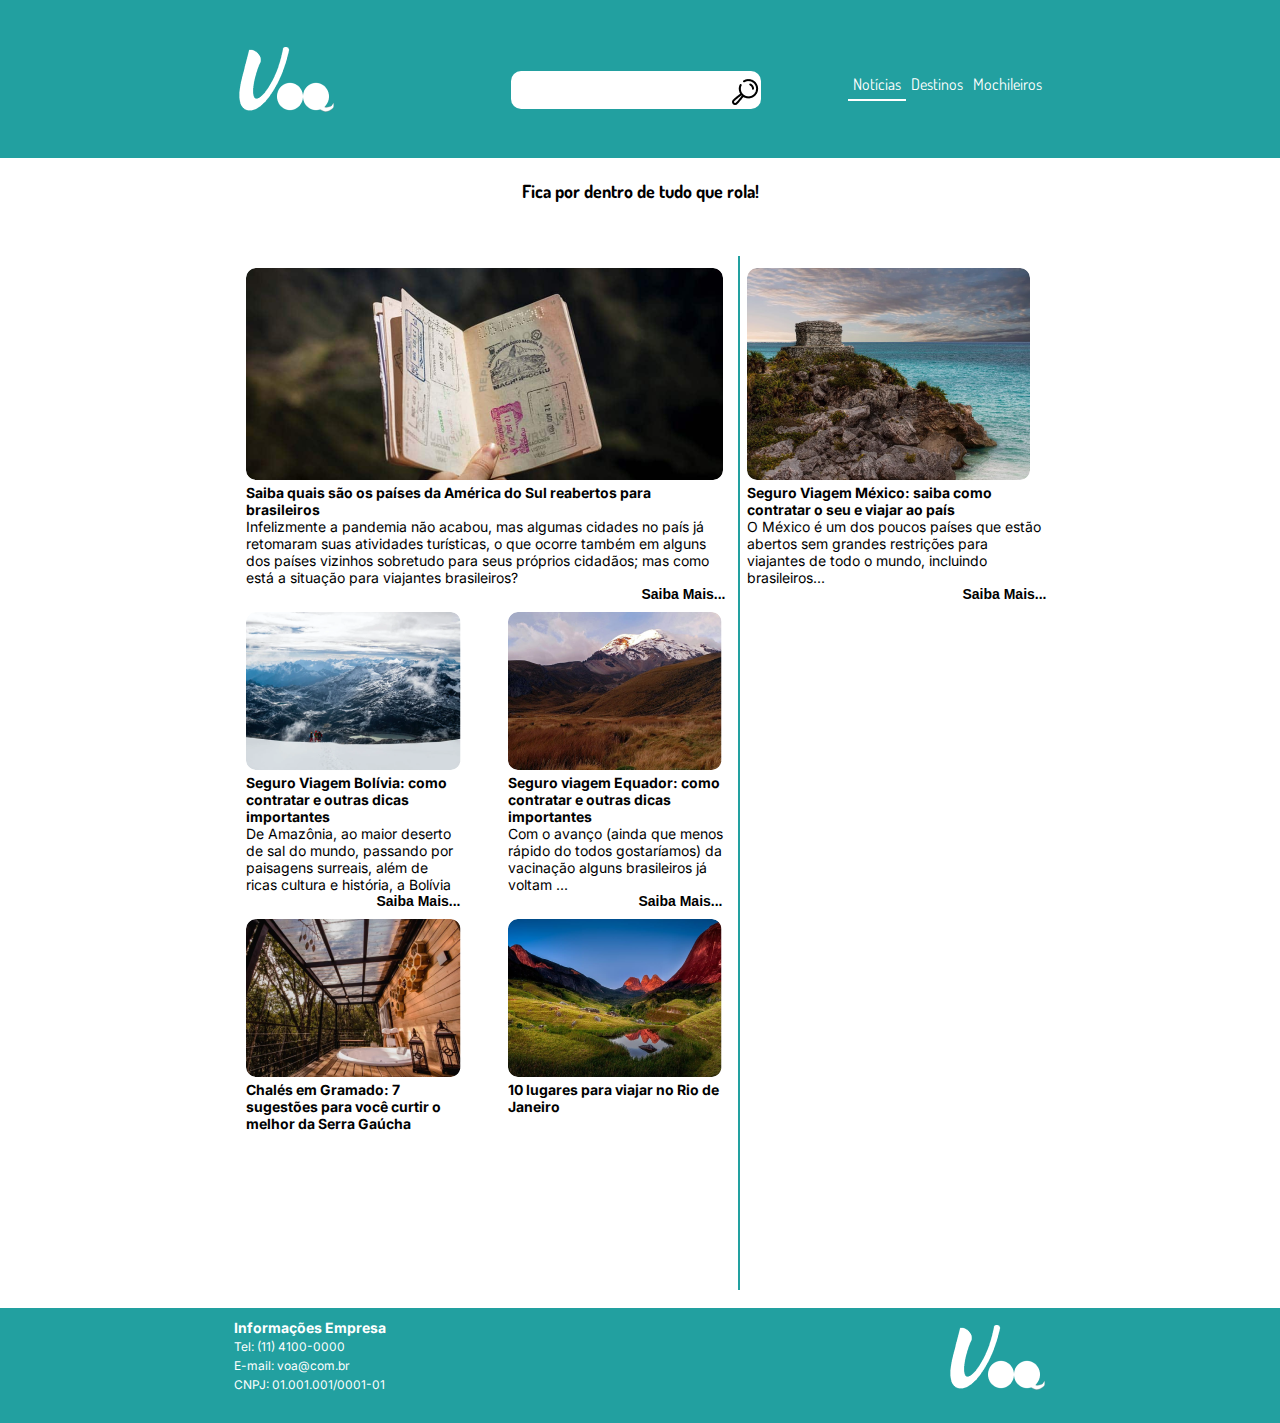
<file: desafio/index.html>
<!DOCTYPE html>
<html lang="pt-BR">
<head>
    <meta charset="UTF-8">
    <meta http-equiv="X-UA-Compatible" content="IE=edge">
    <meta name="viewport" content="width=device-width, initial-scale=1.0">
    <link rel="stylesheet" href="estilo.css">
    <title>Land Page</title>
</head>
<body>
    <header>
        
        <div id="cabecalho">
            <div id="logo"></div>
            <div id="pesquisa">
                <input type="text">
                <img src="img/lupa.png" alt="">
            </div>

            <div id="menu">
                <ul>
                    <a href="index.html"><li class="selecionado">Notícias</li></a>
                    <a href="destinos.html"><li>Destinos</li></a>
                    <a href="mochileiros.html"><li>Mochileiros</li></a>
                </ul>
            </div>
        </div>
        
    </header>

    <div id="conteudo-principal">

        <header>
            <h1>Fica por dentro de tudo que rola!</h1>
        </header>
        
        <section id="noticia-esquerda">
            <article id="noticia-principal">
                <img src="img/img1.png" alt="">
                <h1>Saiba quais são os países da América do Sul reabertos para brasileiros</h1>
                <p>Infelizmente a pandemia não acabou, mas algumas cidades no país já retomaram suas atividades turísticas, o que ocorre também em alguns dos países vizinhos sobretudo para seus próprios cidadãos; mas como está a situação para viajantes brasileiros?</p>
                <a href="">Saiba Mais...</a>
                
            </article>
            
            <div id="noticias-secundarias">
                <article>
                    <img src="img/img2.png" alt="">
                    <h1>Seguro Viagem Bolívia: como contratar e outras dicas importantes</h1>
                    <p>De Amazônia, ao maior deserto de sal do mundo, passando por paisagens surreais, além de ricas cultura e história, a Bolívia</p>
                    <a href="">Saiba Mais...</a>
                </article>

                <article>
                    <img src="img/img3.png" alt="">
                    <h1>Seguro viagem Equador: como contratar e outras dicas importantes</h1>
                    <p>Com o avanço (ainda que menos rápido do todos gostaríamos) da vacinação alguns brasileiros já voltam ...</p>
                    <a href="">Saiba Mais...</a>
                </article>

                <article>
                    <img src="img/img4.png" alt="">
                    <h1>Chalés em Gramado: 7 sugestões para você curtir o melhor da Serra Gaúcha</h1>
                </article>

                <article>
                    <img src="img/img5.png" alt="">
                    <h1>10 lugares para viajar no Rio de Janeiro</h1>
                </article>
            </div>
        </section>
        <section id="noticia-direita">
            <article>
                <img src="img/img1-lat.png" alt="">
                <h1>Seguro Viagem México: saiba como contratar o seu e viajar ao país</h1>
                <p>O México é um dos poucos países que estão abertos sem grandes restrições para viajantes de todo o mundo, incluindo brasileiros...</p>
                <a href="">Saiba Mais...</a>
            </article>
        </section>
    </div>
    
    <footer>
        <div id="rodape">
            <div id="info-empresa">
                <h1>Informações Empresa</h1>
                <ul>
                    <li>Tel: (11) 4100-0000</li>
                    <li>E-mail: voa@com.br</li>
                    <li>CNPJ: 01.001.001/0001-01</li>
                </ul>
            </div>

            <div id="logo"></div>
        </div>
    </footer>
</body>
</html>
</file>
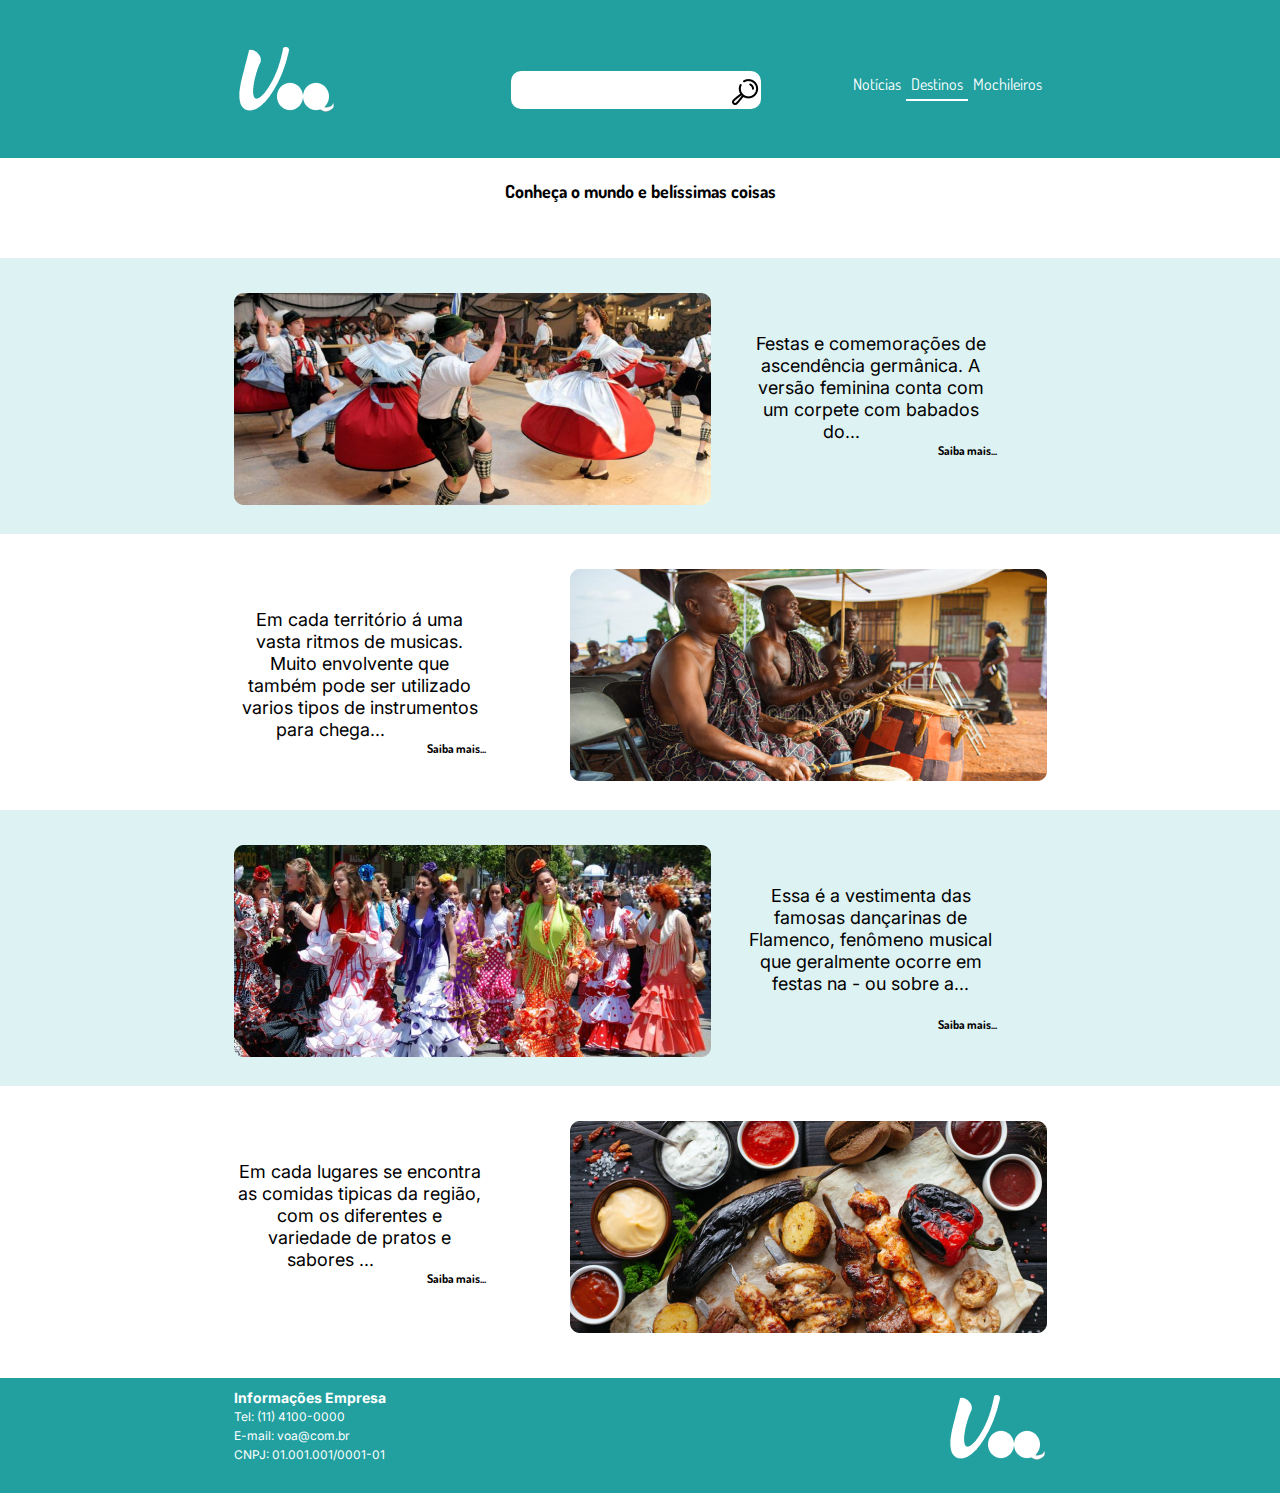
<file: desafio/destinos.html>
<!DOCTYPE html>
<html lang="pt-BR">
<head>
    <meta charset="UTF-8">
    <meta http-equiv="X-UA-Compatible" content="IE=edge">
    <meta name="viewport" content="width=device-width, initial-scale=1.0">
    <link rel="stylesheet" href="estilo.css">
    <title>Land Page</title>
</head>
<body>
    <header>
        
        <div id="cabecalho">
            <div id="logo"></div>
            <div id="pesquisa">
                <input type="text">
                <img src="img/lupa.png" alt="">
            </div>

            <div id="menu">
                <ul>
                    <a href="index.html"><li>Notícias</li></a>
                    <a href="destinos.html"><li class="selecionado">Destinos</li></a>
                    <a href="mochileiros.html"><li>Mochileiros</li></a>
                </ul>
            </div>
        </div>
        
    </header>

    <div id="conteudo-principal-2">

        <header>
            <h1>Conheça o mundo e belíssimas coisas</h1>
        </header>

        <section class="cor">
            <article>
                <img src="img/img6.png" alt="">
                <p>
                    Festas e comemorações de ascendência germânica. A versão feminina conta com um corpete com babados do...   
                    <a href="">Saiba mais...</a>
                </p>
            </article>
        </section>

        <section class="sem-cor">
            <article>
                <p>
                    Em cada território á uma vasta ritmos de musicas. Muito envolvente que também pode ser utilizado varios tipos de instrumentos para chega...
                    <a href="">Saiba mais...</a>
                </p>
                
                <img src="img/img7.png" alt="">
            </article>
        </section>

        <section class="cor">
            <article>
                <img src="img/img8.png" alt="">
                <p>
                    Essa é a vestimenta das famosas dançarinas de Flamenco, fenômeno musical que geralmente ocorre em festas na - ou sobre a...
                <a href="">Saiba mais...</a>
                </p>
            </article>
        </section>

        <section class="sem-cor">
            <article>
                <p> 
                    Em cada lugares se encontra as comidas tipicas da região,  com os diferentes e variedade de pratos e sabores ...
                    <a href="">Saiba mais...</a>
                </p>
                
                <img src="img/img9.png" alt="">
            </article>
        </section>
        
        
    </div>

    
    <footer>
        <div id="rodape">
            <div id="info-empresa">
                <h1>Informações Empresa</h1>
                <ul>
                    <li>Tel: (11) 4100-0000</li>
                    <li>E-mail: voa@com.br</li>
                    <li>CNPJ: 01.001.001/0001-01</li>
                </ul>
            </div>

            <div id="logo"></div>
        </div>
    </footer>
</body>
</html>
</file>
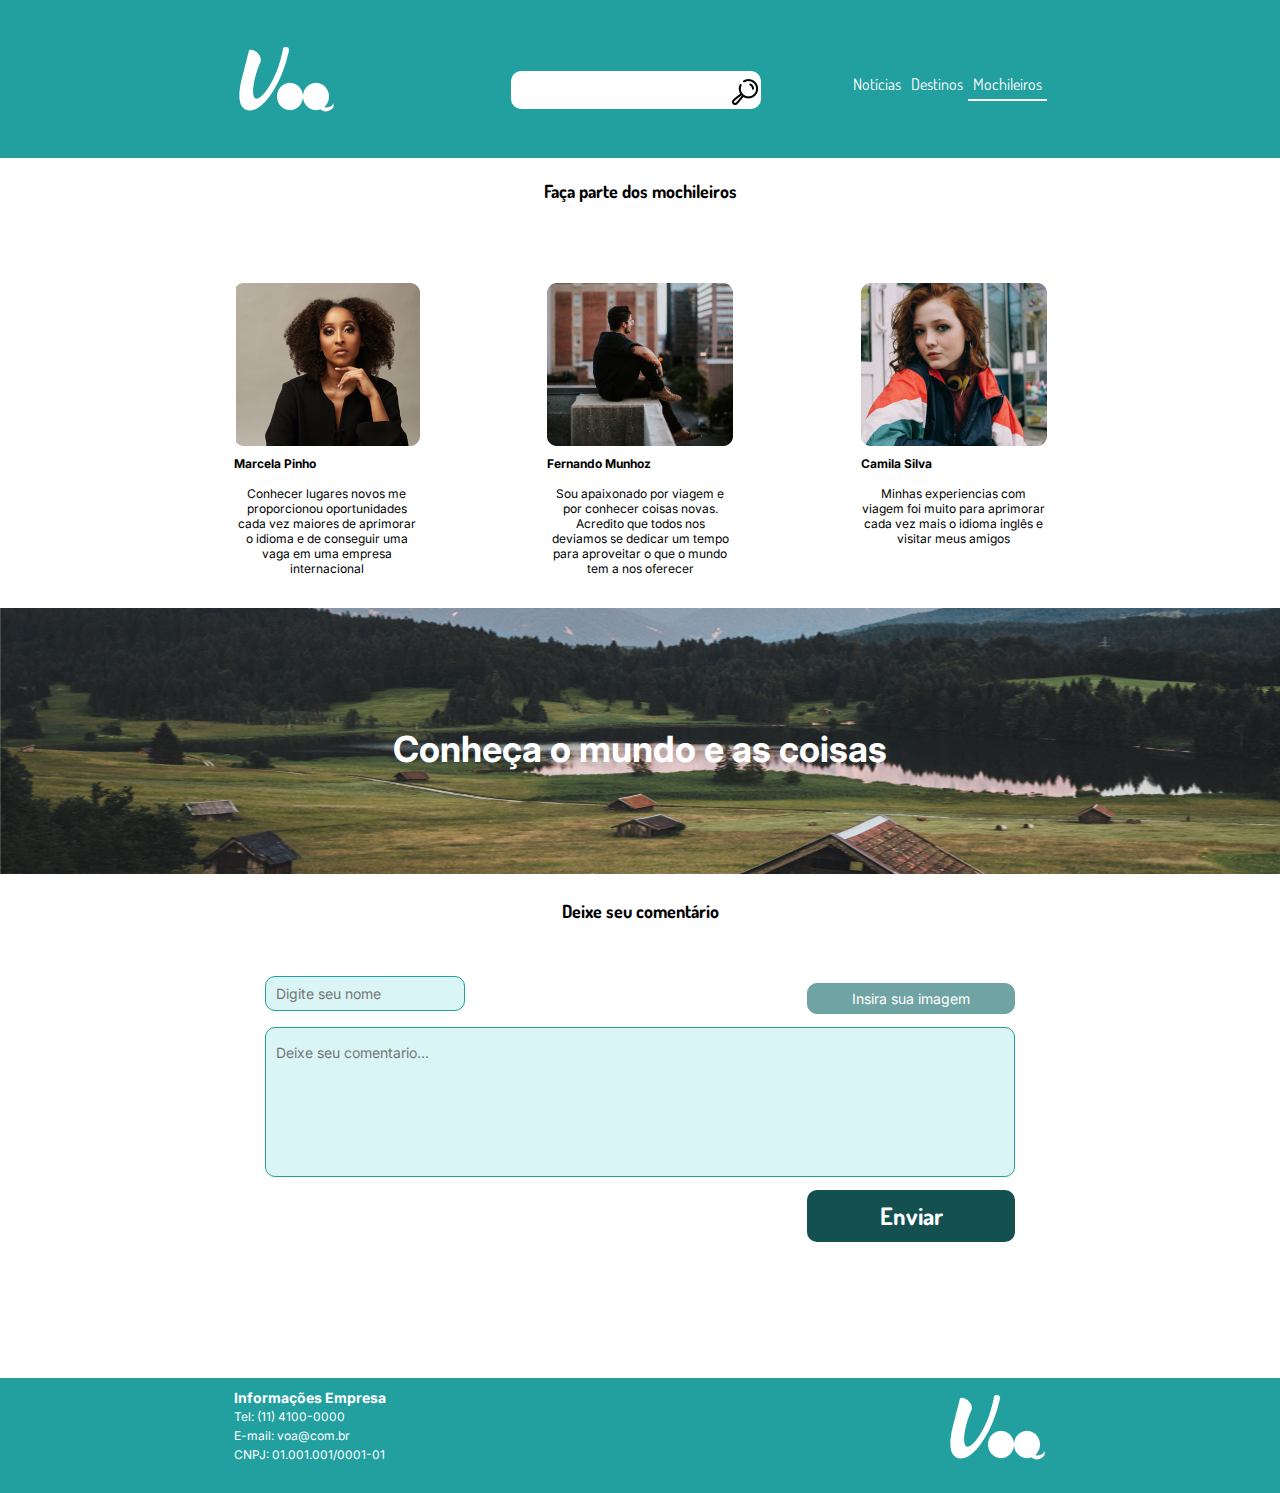
<file: desafio/mochileiros.html>
<!DOCTYPE html>
<html lang="pt-BR">
<head>
    <meta charset="UTF-8">
    <meta http-equiv="X-UA-Compatible" content="IE=edge">
    <meta name="viewport" content="width=device-width, initial-scale=1.0">
    <link rel="stylesheet" href="estilo.css">
    <title>Land Page</title>
</head>
<body>
    <header>
        
        <div id="cabecalho">
            <div id="logo"></div>
            <div id="pesquisa">
                <input type="text">
                <img src="img/lupa.png" alt="">
            </div>

            <div id="menu">
                <ul>
                    <a href="index.html"><li>Notícias</li></a>
                    <a href="destinos.html"><li>Destinos</li></a>
                    <a href="mochileiros.html"><li class="selecionado">Mochileiros</li></a>
                </ul>
            </div>
        </div>
        
    </header>

    <div id="conteudo-principal-2">

        <header>
            <h1>Faça parte dos mochileiros</h1>
        </header>
        
        <section id="depoimentos">

            <article>
                <img src="img/img10.png" alt="">
                <h3>Marcela Pinho</h3>
                <p>Conhecer lugares novos me proporcionou oportunidades cada vez maiores de aprimorar o idioma e de conseguir uma vaga em uma empresa internacional</p>
            </article>
                
            <article>
                <img src="img/img11.png" alt="">
                <h3>Fernando Munhoz</h3>
                <p>Sou apaixonado por viagem e por conhecer coisas novas. Acredito que todos nos deviamos se dedicar um tempo para aproveitar o que o mundo tem a nos oferecer</p>
            </article>

            <article>
                <img src="img/img12.png" alt="">
                <h3>Camila Silva</h3>
                <p>Minhas experiencias com viagem foi muito para aprimorar cada vez mais o idioma inglês e visitar meus amigos </p>
            </article>

        </section>

        <section id="banner">
            <h1>Conheça o mundo e as coisas</h1>
        </section>

        <section id="comentario">
            <header>
                <h1>Deixe seu comentário</h1>
            </header>

            <section>
                <div>
                    <input type="text" placeholder="Digite seu nome" id="nome">
                    <input type="button" value="Insira sua imagem" id="imagem">
                </div>
                
                <input type="text" placeholder="Deixe seu comentario..." id="comentario">
                
                <input type="button" value="Enviar" id="enviar">
            </section>
            

        </section>
       
    </div>
    
    <footer>
        <div id="rodape">
            <div id="info-empresa">
                <h1>Informações Empresa</h1>
                <ul>
                    <li>Tel: (11) 4100-0000</li>
                    <li>E-mail: voa@com.br</li>
                    <li>CNPJ: 01.001.001/0001-01</li>
                </ul>
            </div>

            <div id="logo"></div>
        </div>
    </footer>
</body>
</html>
</file>
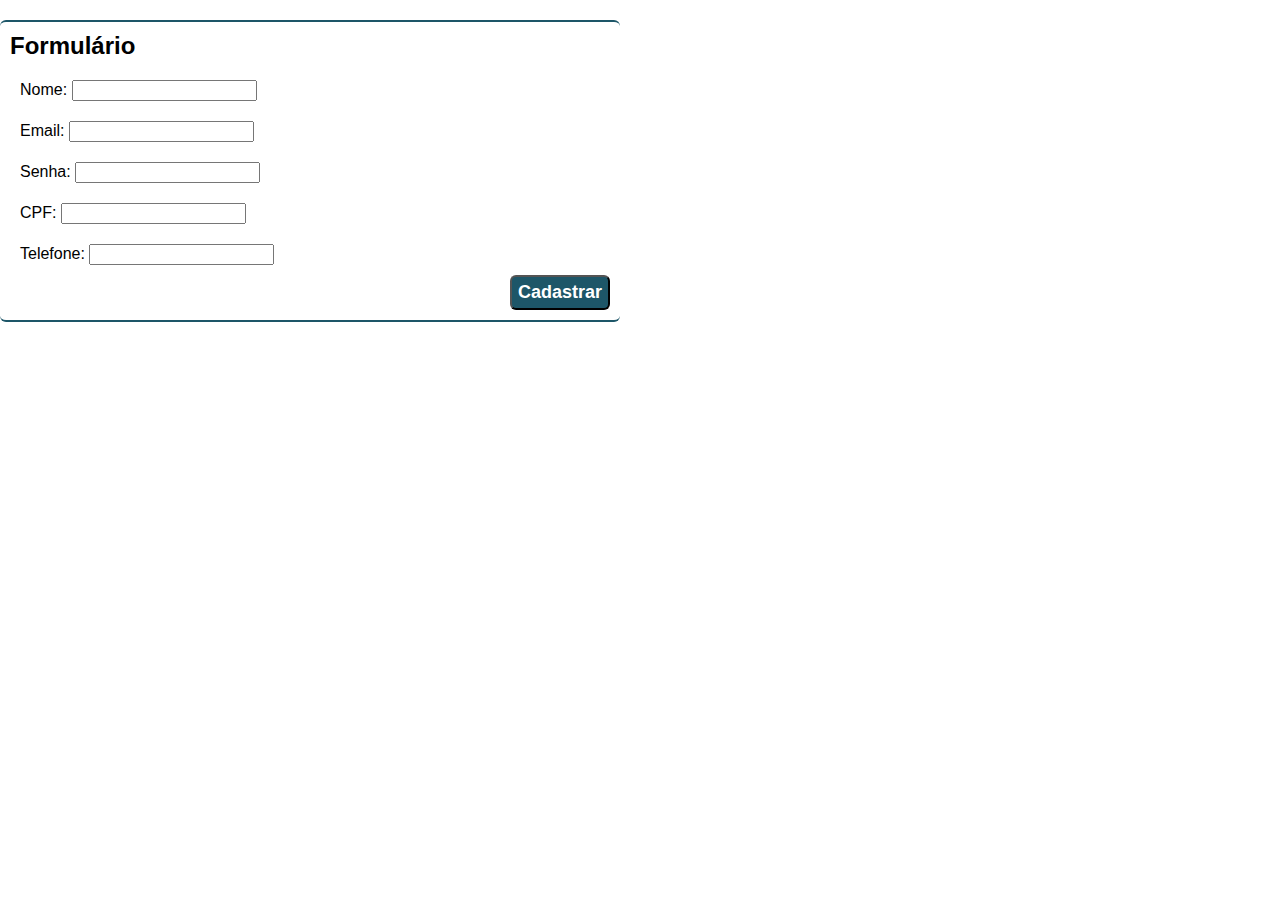
<file: exercicios/cadastro.html>
<!DOCTYPE html>
<head>
    <meta charset="UTF-8">
    <title>Document</title>
    <link rel="stylesheet" href="estilo.css">
</head>

<body>

            
    <form id="cadastro" class="formulario">
    
        <h2>Formulário</h2>

        <p>
            <label for="nome">Nome: </label>
            <input type="text" name="email" id="nome" required="required">
        </p>

        <p>
            <label for="email">Email: </label>
            <input type="email" name="email" id="email" required="required">
        </p>

        <p>
            <label for="senha">Senha: </label>
            <input type="password" name="senha" id="senha" required="required">
        </p>

        <p>
            <label for="cpf">CPF: </label>
            <input type="number" name="cpf" id="cpf" required="required" maxlength="11">
        </p>

        <p>
            <label for="telefone">Telefone: </label>
            <input type="number" maxlength="11" name="telefone" id="telefone" required="required">
        </p>

        <input type="submit" value="Cadastrar">
    </form>

</body>
</html>
</file>
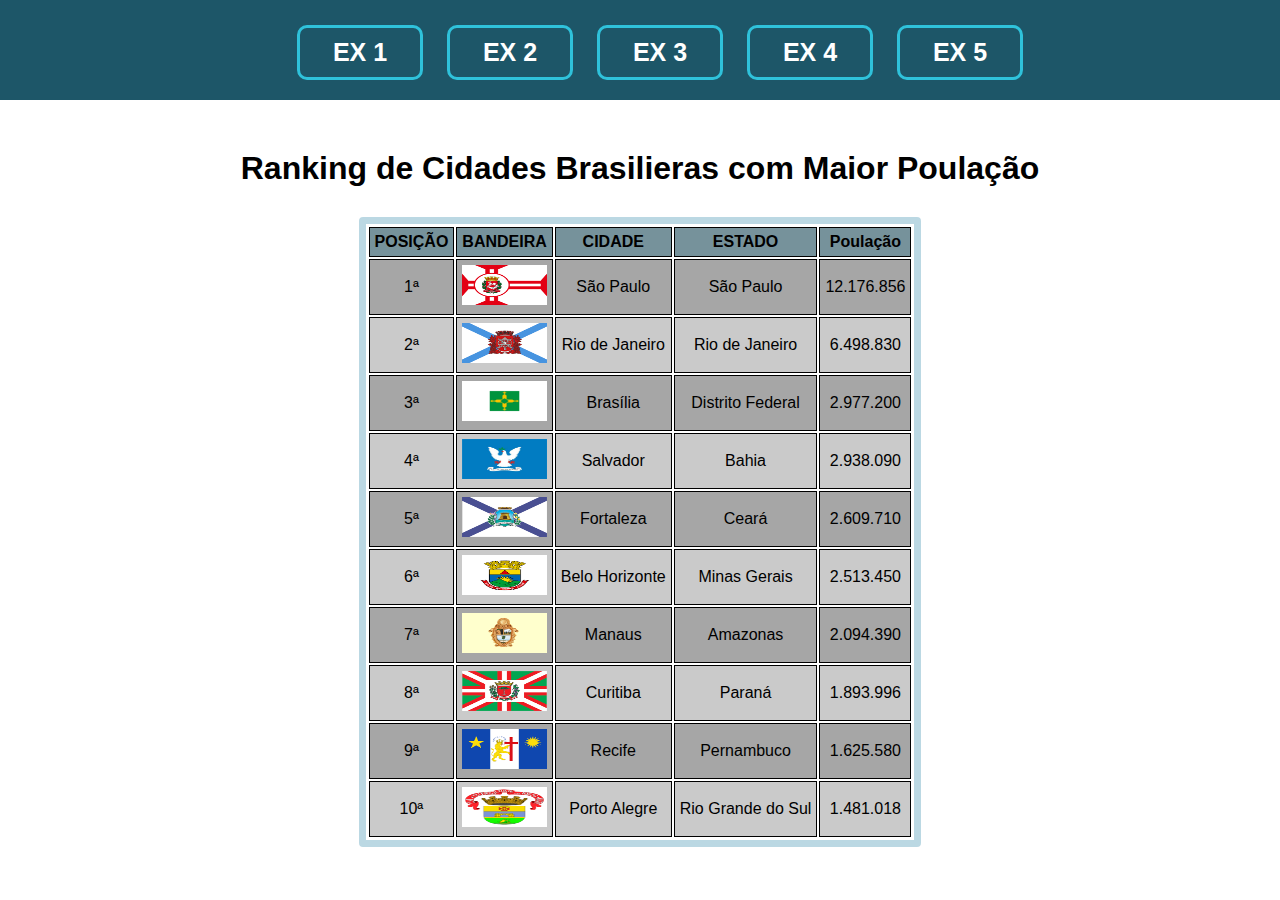
<file: exercicios/ex4.html>
<!DOCTYPE html>
<html lang="pt-BR">
<head>
    <meta charset="UTF-8">
    <meta http-equiv="X-UA-Compatible" content="IE=edge">
    <meta name="viewport" content="width=device-width, initial-scale=1.0">
    <link rel="stylesheet" href="estilo.css">
    <title>Terceira Sprint</title>
</head>
<body>
    <header>

        <nav>
            <ul>
                <a href="index.html"><li>EX 1</li></a>
                <a href="ex2.html"><li>EX 2</li></a>
                <a href="ex3.html"><li>EX 3</li></a>
                <a href="ex4.html"><li>EX 4</li></a>
                <a href="ex5.html"><li>EX 5</li></a>
            </ul>
        </nav>

    </header>
    
    <div id="conteudo">

        <h1>Ranking de Cidades Brasilieras com Maior Poulação</h1>

        <table id="dados">
            <tr class="ipr">
                <th>POSIÇÃO</th>
                <th>BANDEIRA</th>
                <th>CIDADE</th>
                <th>ESTADO</th>
                <th>Poulação</th>
            </tr>
            <tr class="pr">
                <td>1ª</td>
                <td><img src="img/sao_paulo.png" alt=""></td>
                <td>São Paulo</td>
                <td>São Paulo</td>
                <td>12.176.856</td>
            </tr>
            <tr class="ipr">
                <td>2ª</td>
                <td><img src="img/rio_janeiro.png" alt=""></td>
                <td>Rio de Janeiro</td>
                <td>Rio de Janeiro</td>
                <td>6.498.830</td>
            </tr>
            <tr class="pr">
                <td>3ª</td>
                <td><img src="img/brasilia.png" alt=""></td>
                <td>Brasília</td>
                <td>Distrito Federal</td>
                <td>2.977.200</td>
            </tr>
            <tr class="ipr">
                <td>4ª</td>
                <td><img src="img/salvador.png" alt=""></td>
                <td>Salvador</td>
                <td>Bahia</td>
                <td>2.938.090</td>
            </tr>
            <tr class="pr">
                <td>5ª</td>
                <td><img src="img/fortaleza.png" alt=""></td>
                <td>Fortaleza</td>
                <td>Ceará</td>
                <td>2.609.710</td>
            </tr>
            <tr class="ipr">
                <td>6ª</td>
                <td><img src="img/belo_horizonte.png" alt=""></td>
                <td>Belo Horizonte</td>
                <td>Minas Gerais</td>
                <td>2.513.450</td>
            </tr>
            <tr class="pr">
                <td>7ª</td>
                <td><img src="img/manaus.png" alt=""></td>
                <td>Manaus</td>
                <td>Amazonas</td>
                <td>2.094.390</td>
            </tr>
            <tr class="ipr">
                <td>8ª</td>
                <td><img src="img/curitiba.png" alt=""></td>
                <td>Curitiba</td>
                <td>Paraná</td>
                <td>1.893.996</td>
            </tr>
            <tr class="pr">
                <td>9ª</td>
                <td><img src="img/recife.png" alt=""></td>
                <td>Recife</td>
                <td>Pernambuco</td>
                <td>1.625.580</td>
            </tr>
            <tr class="ipr">
                <td>10ª</td>
                <td><img src="img/porto_alegre.png" alt=""></td>
                <td>Porto Alegre</td>
                <td>Rio Grande do Sul</td>
                <td>1.481.018</td>
            </tr>
        </table>

    </div>

</body>
</html>
</file>
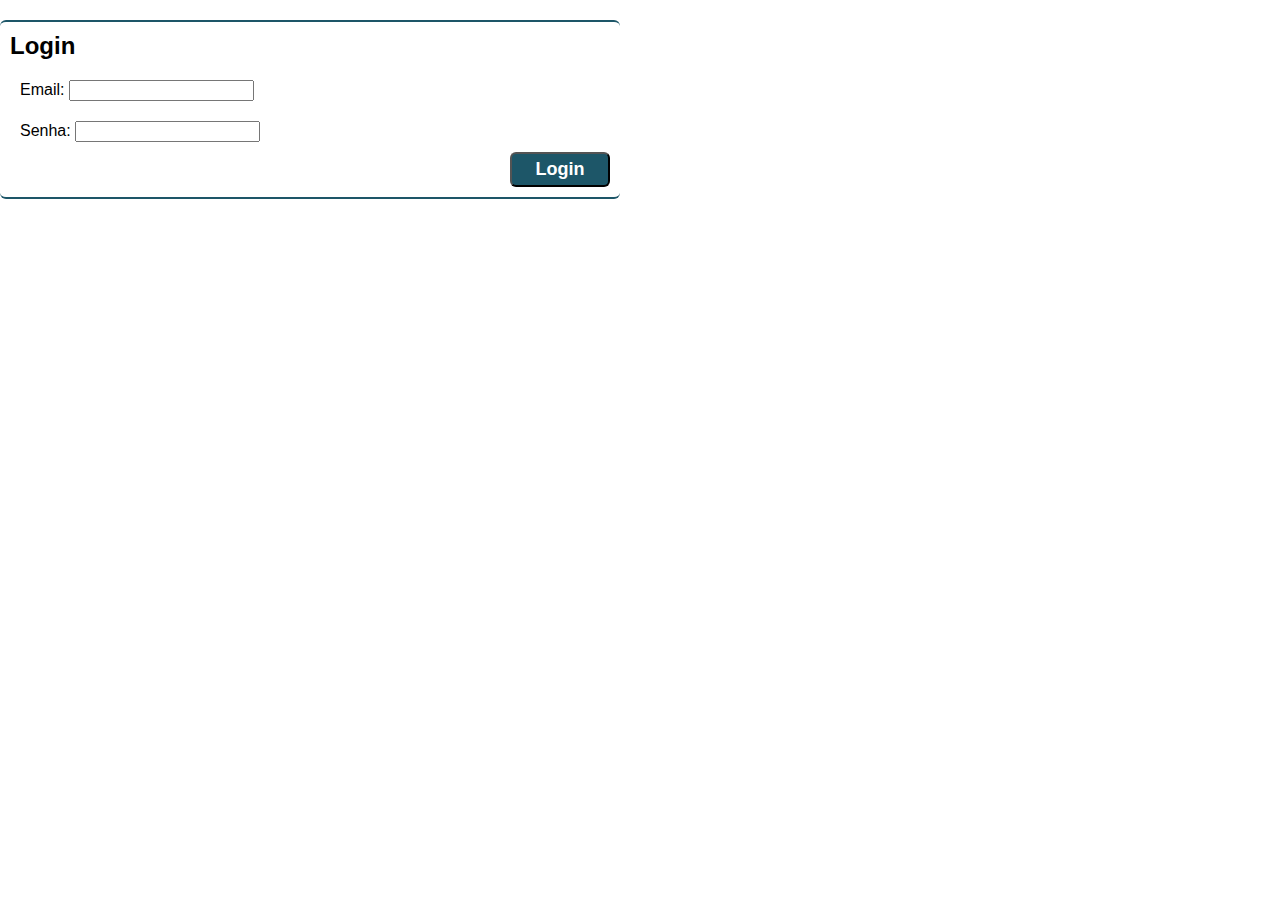
<file: exercicios/login.html>
<!DOCTYPE html>
<head>
    <meta charset="UTF-8">
    <title>Document</title>
    <link rel="stylesheet" href="estilo.css">
</head>

<body>

    <form id="login" class="formulario">
    
        <h2>Login</h2>

        <p>
            <label for="email">Email: </label>
            <input type="email" name="email" id="email" required="required">
        </p>

        <p>
            <label for="senha">Senha: </label>
            <input type="password" name="senha" id="senha" required="required">
        </p>

        <input type="submit" value="Login">
    </form>

</body>
</html>
</file>
<file: desafio/estilo.css>
@import url('https://fonts.googleapis.com/css2?family=Inter:wght@700&display=swap');
@import url('https://fonts.googleapis.com/css2?family=Inter:wght@400&display=swap');
@import url('https://fonts.googleapis.com/css2?family=Dosis:wght@700&family=Inter:wght@700&display=swap');

/******* PAGINA COMPLETA********/

*{
    
    margin: 0;
    padding: 0;
}

html{
   
    overflow-x: hidden; overflow-y: scroll
}

body, html{

    font-family: 'Inter', sans-serif;
    color: #FFFFFF;
    height: 100%;
    min-width: 480px;

}

/******* CABEÇALHO ********/
header{

    font-family: 'Dosis', sans-serif;
    background: #22A0A0;
    position: absolute;
    width: 100%;
    height: 158px;
    right: 0px;
    left: 0px;
    top: 0px;

}

#cabecalho{

    max-width: 813px;
    height: 76px;
    margin: auto;
    margin-top: 41px;
    justify-content: space-between;
    display: flex;
    
}

#logo{

    min-width: 102px;
    height: 76px;
    left: 105px;
    top: 41px;
    background: url(img/logo.png);

}

#pesquisa{

    position: relative;
    margin-left: 88px;
    width: 250px;

}

#pesquisa input{

    border: none;
    width: 100%;
    height: 38px;
    background: #FFFFFF;
    border-radius: 10px;
    margin-top: 30px;
    display: block;
    
}

#pesquisa img{

    position: absolute;
    padding-top: 2px;
    top: 33px; 
    right: 2px;

}

#menu{

    top: 41px;
    height: 76px;

}

header ul{

    display: flex;

}

header ul li{

    color: #ffffff;
    display: inline-block;
    list-style: none;
    margin-top: 28px;
    padding: 5px;
 
}

header ul li:hover, header ul li.selecionado{
    
    border-bottom: 2px solid #FFFFFF;
   
}

/******* CONTEUDO PRINCIPAL ********/


#conteudo-principal, #conteudo-principal-2{
   
    min-height: 1150px;
    color: black;
    max-width: 813px;
    margin: auto;
    margin-top:158px;
    text-align: left;
    
}

#conteudo-principal-2{
    
    margin-top: 258px;
    margin-left: 0px;
    min-width: 100%;
    min-height: 1120px;
}


#conteudo-principal header, #conteudo-principal-2 header{

    background-color: #FFFFFF;
    height: 75px;
    padding-top: 20px;
    max-width: 813px;
    left: auto;
    right: auto;
    margin-top: 160px;
    text-align: center;
    
}



#conteudo-principal-2 header{
    
    max-width: 100%;

}

#conteudo-principal header h1, #conteudo-principal-2 header h1{
   
    font-family: 'Dosis' sans-serif;
    font-style: normal;
    font-weight: bold;
    font-size: 18px;
    line-height: 23px;

}


#conteudo-principal img{
   
    max-width: 477px;
    border-radius: 10px;
    position: relative;
}

#noticia-esquerda{

    padding:12px;
    position: relative;
    margin-top: 98px;
    max-width: 480px;
    min-height: 1010px;
    border-right: 2px solid #22A0A0;
    float: left;
    
}

#noticia-direita{

    position: relative;
    padding-top: 12px;
    padding-left: 6px;
    margin-top: 98px;
    max-width: 300px;
    max-height: 1010px;
    float: right;

}

article h1{

    font-family: 'Inter';
    font-style: normal;
    font-weight: bold;
    font-size: 14px;
    line-height: 17px;

}

article p{

    font-family: 'Inter';
    font-style: normal;
    font-weight: normal;
    font-size: 14px;
    line-height: 17px;

}

article a{

    text-decoration: none;
    font-family: Arial;
    font-style: normal;
    font-weight: bold;
    font-size: 14px;
    float: right;
    color: #000000;

}

#conteudo-principal-2 section{

    width: 100%;
    height: 266px;
    margin-top: 0;
    padding-top: 10px;

}

#conteudo-principal-2 section.cor{
    
    background-color:#DDF2F2 ;
    
}

#conteudo-principal-2 section#depoimentos{

    margin: auto;
    height: 350px;
    width: 813px;
    display: flex;
    padding: 0px;
    justify-content: space-between;

}



#conteudo-principal-2 section#banner{

    height: 266px;
    background: url('img/img13.png') no-repeat;
    margin-left: 0;
    text-align: center;

}

#conteudo-principal-2 section#banner h1{
   
    margin: auto;
    margin-top: 110px;
    font-family: 'Roboto' sans-serif;
    font-style: normal;
    font-weight: bold;
    font-size: 36px;
    line-height: 42px;
    color: #FFFFFF;

}


#conteudo-principal-2 section#comentario{

    height: 350px;

}

#conteudo-principal-2 section#comentario header{
     
    margin-top: 880px;
    height: 50px;
    position: absolute;

}

#conteudo-principal-2 section#comentario section{

    display: flex;
    justify-content: space-between;
    flex-direction: column;
    margin: auto;
    margin-top: 72px;
    width: 750px;
    margin-bottom: 60px;
    
}

section#comentario input{

    font-family: 'Inter';
    font-style: normal;
    font-weight: normal;
    font-size: 14px;
    line-height: 17px;
}



section#comentario input[type=text]{

    background: #DAF5F5;
    border: 1px solid #22A0A0;
    box-sizing: border-box;
    border-radius: 10px;
    padding-left: 10px;
    
}

section#comentario input#nome{

    width: 200px;
    height: 35px;

}

section#comentario input#comentario{

    height: 150px;
    padding-bottom: 100px;

}

section#comentario input#imagem{

    float: right;
    background-color: #70A3A3;
    border: 1px solid #70A3A3;
    width: 208px;
    height: 31px;
    border-radius: 10px;
    margin-top: 7px;
    color: #ffffff;
   
}

section#comentario input#enviar{

    color: #ffffff;
    font-family: 'Dosis';
    font-style: normal;
    font-weight: bold;
    font-size: 24px;
    line-height: 30px;
    width: 208px;
    height: 52px;
    margin-left: 542px;
    background: #155050;
    border: none;
    border-radius: 10px;

}

#conteudo-principal-2 article{

    max-width: 813px;
    height: 212px;
    margin: auto;
    margin-top: 25px;
    display: flex;
    justify-content: space-between;

}

#conteudo-principal-2 article p{
 
    width: 252px;
    height: 110px;
    margin-top: 40px;
    margin-right: 50px;
    font-size: 18px;
    line-height: 22px;
    text-align: center;

}


#conteudo-principal-2 article a{

    margin-top: 22px;
    font-family: 'Dosis';
    font-style: normal;
    font-weight: bold;
    font-size: 12px;
    line-height: 15px;

}

section#depoimentos article{

    max-width: 186px;
    margin-left: 0;
    margin-right: 0;
    height: 300px;
    display: flex;
    flex-direction: column;

}

section#depoimentos article h3{

    font-family: 'Dosis' sans-serif;
    font-style: normal;
    font-weight: bold;
    font-size: 12px;
    line-height: 15px;
    margin-top: 10px;

}



section#depoimentos article p{

    width:186px;
    font-family: 'Inter' sans-serif;
    font-style: normal;
    font-weight: normal;
    font-size: 12px;
    line-height: 15px;
    text-align: center;
    margin-top: 15px;

}


#noticias-secundarias{

    display: flex;
    width: 477px;
    justify-content: space-between;
    flex-wrap: wrap;

}

#noticias-secundarias article{
    
    margin-top: 10px;
    width: 215px;
    
}

/******* RODAPE ********/
footer{

    background: #22A0A0;
    position: absolute;
    width: 100%;
    height: 115px;
    left: 0px;
    margin-bottom: 0;

}

#rodape{

    max-width: 813px;
    height: 76px;
    margin: auto;
    margin-top: 11px;
    justify-content: space-between;
    display: flex;

}

#info-empresa{

    min-width: 193px;
    height: 85px;
    left: 105px;
    top: 1370px;

}

#info-empresa h1{

    margin-top: 0;
    font-style: normal;
    font-weight: bold;
    font-size: 14px;
    line-height: 17px;

}

#info-empresa ul{

    margin-top: 0px;
  
}

#info-empresa ul li{

    margin-left:0px;
    margin-top: 2px;
    list-style: none;
    font-style: normal;
    font-weight: normal;
    font-size: 12px;
    line-height: 17px;

}

@media(max-width: 997px){

    
    #conteudo-principal{

        width: 460px;
        margin: auto;
        margin-top:158px;
        display: flex;
        flex-wrap: wrap;
        padding: 0;
        
    }

    #conteudo-principal header{
        
        width: 460px;
        margin: auto;
        margin-top:158px;
    }

    #noticia-esquerda{

        max-width: 435px;
        left: 0;
        min-height: 900px;
        margin-bottom: 5px;
        border-right: none;
        border-bottom: 2px solid #22A0A0;
        
    }

    #noticia-direita{

        padding:40px;
        position: relative;
        margin: auto;
        max-width: 350px;
        float: left;
    }

    #noticia-esquerda img{

        max-width: 400px;

    }

    #noticias-secundarias img{

        max-width: 150px;

    }

    #noticias-secundarias{

        max-width: 390px;
        justify-content: space-around;
        margin: auto;

    }

    #noticias-secundarias article{

        max-width: 160px;
        margin-top: 10px;
        margin-bottom: 10px;

    }

    #noticia-direita img{

        width: 350px;
        margin: auto;

    }

    #pesquisa{

        position: relative;
        margin-right: 25px;
        width: 250px;
    
    }

}
</file>
<file: exercicios/estilo.css>
*{
    margin: 0 auto;
    font-family: sans-serif;
}

header{

    width: 100%;
    height: 100px;
    background-color: rgb(29, 86, 104);
}

header ul, #conteudo ul{

    width: 750px;
    margin: auto;
    display: flex;
    justify-content: space-between;
}

#conteudo ul{

    width: 350px;
    margin-bottom: 20px;

}

header ul li, #conteudo ul li{

    border: solid 3px rgb(47, 194, 219);
    border-radius: 10px;
    margin-top: 25px;
    padding: 10px;
    display: inline-block;
    width: 100px;
    text-align: center;
    font-size: 25px;
    font-weight: bolder;
    color: #ffffff;
}

#conteudo ul li{

    background-color: rgb(29, 86, 104);
    width: 120px;
    font-size: 18px;
    width: 100px;
    padding: 7px;
}

header ul li:hover, #conteudo ul li:hover{

    background-color: rgb(47, 194, 219);
    border: solid 3px rgb(148, 146, 150);
   
}

#conteudo{

    margin-top: 50px;
    text-align: center;

}

iframe{
    
    border: none;
    float: left;
    margin-left: 20px;
    width: 650px;
    height: 355px;
    overflow: hidden;

}

article h2{

    font-size: 13pt;
    margin: 0px;

}

.formulario{

    margin-top: 20px;
    float: left;
    border-top: solid 2px rgb(29, 86, 104);
    border-bottom: solid 2px rgb(29, 86, 104);
    width: 600px;
    text-align: left;
    padding: 10px;
    border-radius: 6px;

}

.formulario h2{

    margin-bottom: 10px;
}

.formulario p{

    padding: 10px;

}

.formulario input[type=submit]{

    background-color: rgb(29, 86, 104);
    border-radius: 6px;
    float: right;
    color: #ffffff;
    font-size: 18px;
    font-weight: bolder;
    padding: 5px;
    width: 100px;

}

#dados{

    margin-top: 30px;
    border: rgba(13, 116, 156, 0.281) solid 7px;
    padding:1px;
    border-radius: 4px;
    margin-bottom: 30px;
}

table, tr, td, th{

    border: solid 1px black;
    padding: 5px;

}

th{
    background-color: rgba(29, 87, 104, 0.486);
}

.pr{

    background-color: rgba(71, 71, 71, 0.486);
}

.ipr{

    background-color: rgba(146, 145, 145, 0.486);
}

.ipr:hover, .pr:hover{

    background-color: #ffffff;

}

#dados img{

    width: 100%;
    height: 40px;
} 

footer{

    color: #ffffff;
    text-align: center;
    width: 100%;
    height: 90px;
    background-color: rgb(29, 86, 104);
    position: absolute;
    bottom: 0;
}

footer p{

    font-weight: bold;
    margin-top: 10px;
    font-size: 12px;
}

#redes{

    margin-top: 5px;
    display: flex;
    width: 150px;
    justify-content: space-between;
    flex-wrap: wrap;
}

#redes h1{

    margin-left: 20px;
    color: rgb(47, 194, 219);
    width: 100%;
    font-size: 14px;
    margin-bottom: 7px;
}

#redes a i{

    color: #ffffff;
}

#redes ul{
    
    width: 200px;
    display: flex;
    justify-content: space-between;
   
}


#redes ul li{

    display: block;
    margin-left: 0px;
    margin-right: 20px;
    list-style: none;

}
</file>
